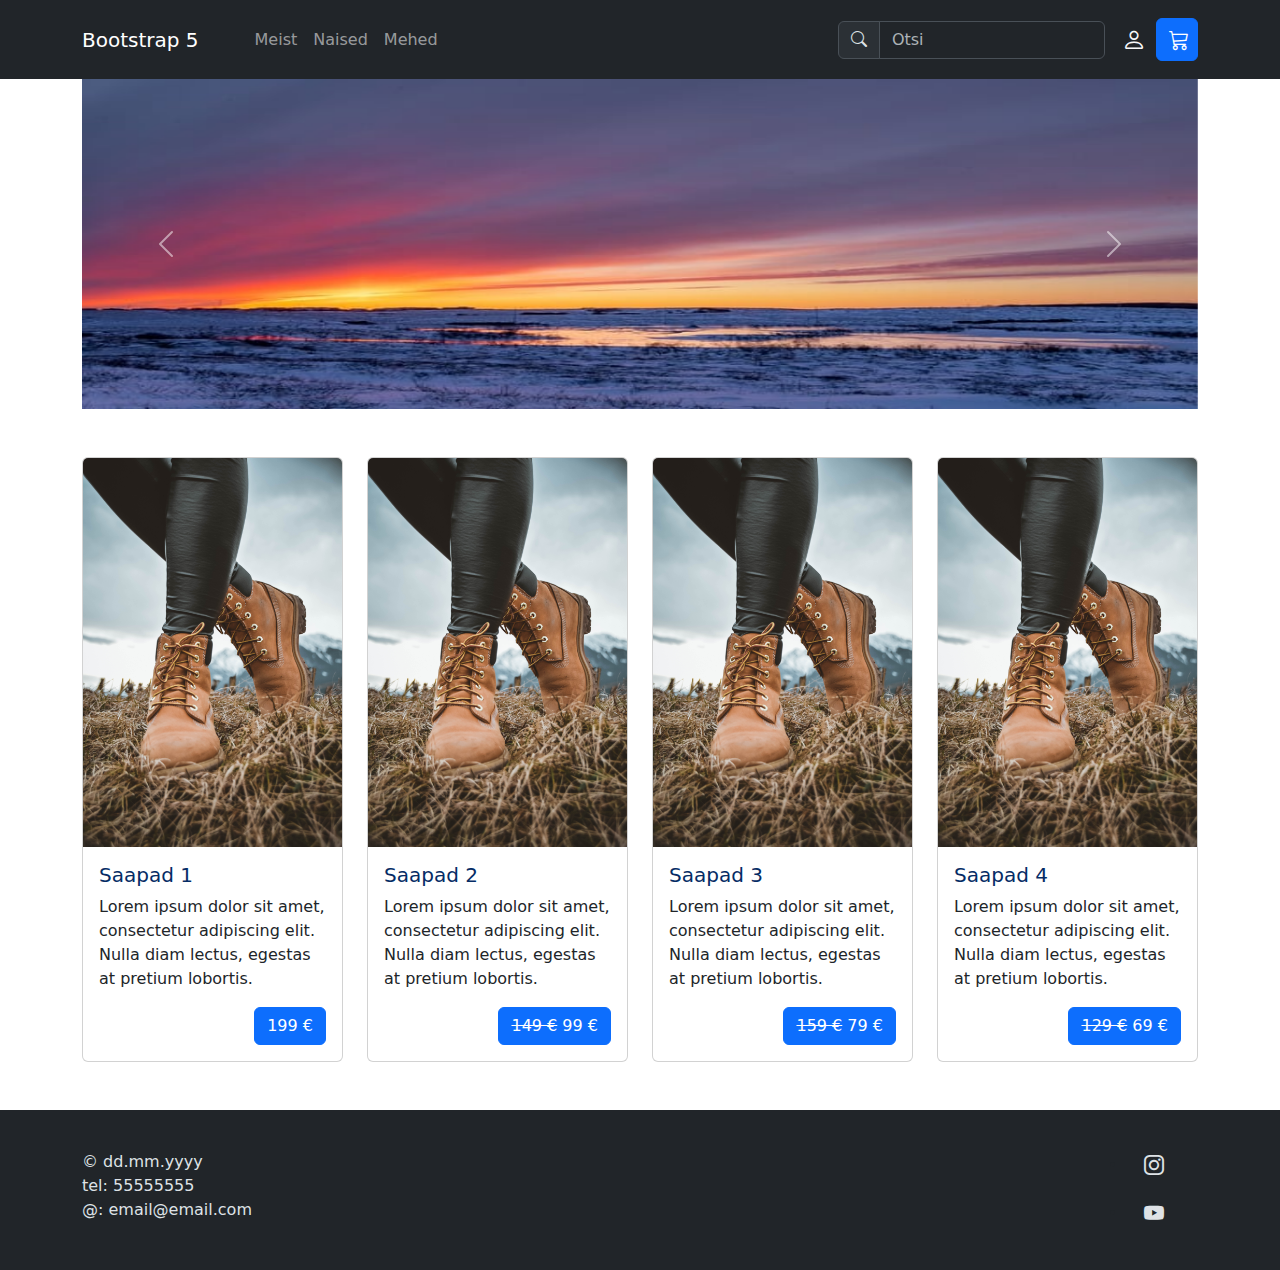
<file: index.html>
<!doctype html>
<html lang="et">

<head>
  <meta charset="utf-8">
  <meta name="viewport" content="width=device-width, initial-scale=1">
  <meta name="description" content="Bootstrapi juhend">
  <meta name="author" content="">
  <title>Bootstrap 5</title>
  <!--Bootstrap CSS-->
  <link href="https://cdn.jsdelivr.net/npm/bootstrap@5.3.3/dist/css/bootstrap.min.css" rel="stylesheet"
    integrity="sha384-QWTKZyjpPEjISv5WaRU9OFeRpok6YctnYmDr5pNlyT2bRjXh0JMhjY6hW+ALEwIH" crossorigin="anonymous">
  <!--Bootstrap ikoonid-->
  <link href="https://cdn.jsdelivr.net/npm/bootstrap-icons@1.9.1/font/bootstrap-icons.css" rel="stylesheet">
  <!--minu CSS-->
  <link rel="stylesheet" href="custom.css">
</head>

<body>
<!-- Navigatsioon --->
  <nav class="navbar navbar-expand-lg sticky-top bg-dark py-3" data-bs-theme="dark">
    <div class="container">
      <button class="navbar-toggler" type="button" data-bs-toggle="collapse" data-bs-target="#navbarSupportedContent"
        aria-controls="navbarSupportedContent" aria-expanded="false" aria-label="Toggle navigation">
        <span class="navbar-toggler-icon"></span>
      </button>
      <a class="navbar-brand me-5" href="#">Bootstrap 5</a>
      <div class="collapse navbar-collapse" id="navbarSupportedContent">
        <ul class="navbar-nav me-auto">
          <li class="nav-item">
            <a class="navbar-nav nav-link me-auto" href="meist.html">Meist</a>
          </li>
          <li class="nav-item dropdown">
            <a class="nav-link dropdown" href="#" id="navbarDropdown" role="button" data-bs-toggle="dropdown"
              aria-expanded="false">Naised</a>
            <ul class="dropdown-menu" aria-labelledby="navbarDropdown">
              <li><a class="dropdown-item" href="#">Kingad</a></li>
              <div class="dropdown-divider"></div>
              <li><a class="dropdown-item" href="#">Saapad</a></li>
            </ul>
          </li>
          <li class="nav-item dropdown">
            <a class="nav-link dropdown" href="#" id="navbarDropdown" role="button" data-bs-toggle="dropdown"
              aria-expanded="false">Mehed</a>
            <ul class="dropdown-menu" aria-labelledby="navbarDropdown">
              <li><a class="dropdown-item" href="#">Kingad</a></li>
              <div class="dropdown-divider"></div>
              <li><a class="dropdown-item" href="#">Saapad</a></li>
            </ul>
          </li>
        </ul>
       
		<!--Otsi vorm -->
        <form class="d-flex me-1">
          <div class="input-group">
            <div class="input-group-text"><span class="bi bi-search mb-2"></span></div>
            <input class="form-control" type="search" placeholder="Otsi" aria-label="Search">
          </div>
        </form>
      </div>
      <div class="float-end">
       
	   <!--Login ikoon-->
        <button class="btn btn-link text-light" type="submit"><span class="bi bi-person"></span></button>
        
	   <!--Ostukorvi ikoon-->
        <a class="btn btn-primary" href="ostukorv.html" type="submit"><span class="bi bi-cart3"></span></button></a>
      
	  </div>
    </div>
  </nav>
  
  <!--Tee ise: siia konteinerisse lisa pildikarusell-->
  <div class="container pb-5">
    <div id="carousel" class="carousel slide">
      <div class="carousel-inner">
        <div class="carousel-item active">
          <img src="alaska-8448009_640.jpg" height="330px" class="d-block w-100" alt="karussell1">
          <div class="carousel-caption d-none d-lg-block d-xl-none">
            <h1>Suure ekraani tekst</h1>
          </div>
        </div>
        <div class="carousel-item">
          <img src="trees-8458466_640.jpg" height="330px" class="d-block w-100" alt="karussell2">
        </div>
        <div class="carousel-item">
          <img src="mountains-8540709_640.jpg" height="330px" class="d-block w-100" alt="karussell3">
        </div>
      </div>
      <button class="carousel-control-prev" type="button" data-bs-target="#carousel" data-bs-slide="prev">
        <span class="carousel-control-prev-icon" aria-hidden="true"></span>
        <span class="visually-hidden">Previous</span>
      </button>
      <button class="carousel-control-next" type="button" data-bs-target="#carousel" data-bs-slide="next">
        <span class="carousel-control-next-icon" aria-hidden="true"></span>
        <span class="visually-hidden">Next</span>
      </button>
    </div>
  </div>
  
  <!--Tooted avalehel kaartidena-->
  <div class="container overflow-hidden">
    <div class="row g-4 row justify-content-center">
      <div class="col-xl-3 col-md-6">
        <div class="card">
          <img src="stephan-seeber-NzAfGi8XuA4-unsplash.jpg" class="card-img-top" alt="pilt">
          <div class="card-body">
            <h5 class="card-title text-primary-emphasis">Saapad 1</h5>
            <p class="card-text">Lorem ipsum dolor sit amet, consectetur adipiscing elit. Nulla diam lectus, egestas at
              pretium lobortis.</p>
            <a href="toode.html" class="btn btn-primary float-end">199 €</a>
          </div>
        </div>
      </div>
      <div class="col-xl-3 col-md-6">
        <div class="card">
          <img src="stephan-seeber-NzAfGi8XuA4-unsplash.jpg" class="card-img-top" alt="pilt">
          <div class="card-body">
            <h5 class="card-title text-primary-emphasis">Saapad 2</h5>
            <p class="card-text">Lorem ipsum dolor sit amet, consectetur adipiscing elit. Nulla diam lectus, egestas at
              pretium lobortis.</p>
            <a href="#" class="btn btn-primary float-end"><s>149 €</s> 99 € </a>
          </div>
        </div>
      </div>
      <div class="col-xl-3 col-md-6">
        <div class="card">
          <img src="stephan-seeber-NzAfGi8XuA4-unsplash.jpg" class="card-img-top" alt="pilt">
          <div class="card-body">
            <h5 class="card-title text-primary-emphasis">Saapad 3</h5>
            <p class="card-text">Lorem ipsum dolor sit amet, consectetur adipiscing elit. Nulla diam lectus, egestas at
              pretium lobortis.</p>
            <a href="#" class="btn btn-primary float-end"><s>159 €</s> 79 €</a>
          </div>
        </div>
      </div>
      <div class="col-xl-3  col-md-6">
        <div class="card">
          <img src="stephan-seeber-NzAfGi8XuA4-unsplash.jpg" class="card-img-top" alt="pilt">
          <div class="card-body">
            <h5 class="card-title text-primary-emphasis">Saapad 4</h5>
            <p class="card-text">Lorem ipsum dolor sit amet, consectetur adipiscing elit. Nulla diam lectus, egestas at
              pretium lobortis.</p>
            <a href="#" class="btn btn-primary float-end"><s>129 €</s> 69 €</a>
          </div>
        </div>
      </div>
    </div>
  </div>
  
  <!--Tee ise: kujunda siia korrektne jalus - lisa kontaktid ja sotsiaalvõrgustike lingid ikoonidega.-->
  <footer class="footer bg-dark mt-5 py-3" data-bs-theme="dark">
    <div class="container text-center text-md-start">
      <div class="row">
        <div class="col-md-11">
          <ul class="list-unstyled mt-4">
            <li class="text-body mb-auto">© dd.mm.yyyy</li>
            <li class="text-body mb-auto">tel: 55555555</li>
            <li class="text-body mb-auto">@: email@email.com</li>
          </ul>
        </div>
        <div class="col-md-1">
          <ul class="list mt-3 ml-auto ps-0">
            <li><a class="btn btn-lg" href="#"><i class="bi bi-instagram"></i></a></li>
            <li><a class="btn btn-lg" href="#"><i class="bi bi-youtube"></i></a></li>
          </ul>  
        </div>
      </div>
    </div>
  </footer>
  
  <!--Popper.js-->
  <script src="https://cdn.jsdelivr.net/npm/@popperjs/core@2.11.8/dist/umd/popper.min.js"
    integrity="sha384-I7E8VVD/ismYTF4hNIPjVp/Zjvgyol6VFvRkX/vR+Vc4jQkC+hVqc2pM8ODewa9r"
    crossorigin="anonymous"></script>
  
  <!--Bootstrap.js-->
  <script src="https://cdn.jsdelivr.net/npm/bootstrap@5.3.3/dist/js/bootstrap.min.js"
    integrity="sha384-0pUGZvbkm6XF6gxjEnlmuGrJXVbNuzT9qBBavbLwCsOGabYfZo0T0to5eqruptLy"
    crossorigin="anonymous"></script>

</body>

</html>
</file>
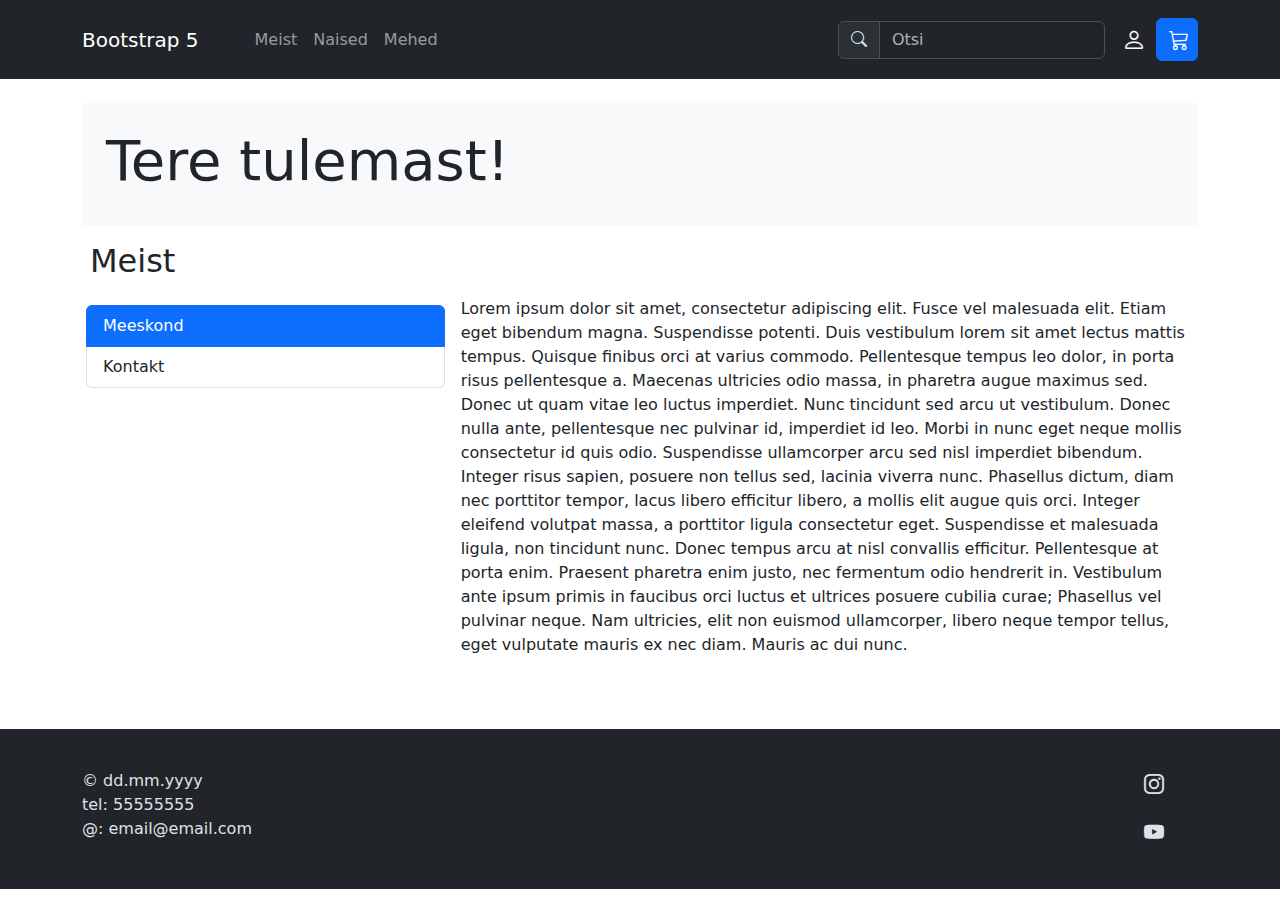
<file: meist.html>
<!doctype html>
<html lang="et">

<head>
  <meta charset="utf-8">
  <meta name="viewport" content="width=device-width, initial-scale=1">
  <meta name="description" content="Bootstrapi juhend">
  <meta name="author" content="">
  <title>Bootstrap 5</title>
  <!--Bootstrap CSS-->
  <link href="https://cdn.jsdelivr.net/npm/bootstrap@5.3.3/dist/css/bootstrap.min.css" rel="stylesheet"
    integrity="sha384-QWTKZyjpPEjISv5WaRU9OFeRpok6YctnYmDr5pNlyT2bRjXh0JMhjY6hW+ALEwIH" crossorigin="anonymous">
  <!--Bootstrap ikoonid-->
  <link href="https://cdn.jsdelivr.net/npm/bootstrap-icons@1.9.1/font/bootstrap-icons.css" rel="stylesheet">
  <!--minu CSS-->
  <link rel="stylesheet" href="custom.css">
</head>

<body>
<!-- Navigatsioon --->
  <nav class="navbar navbar-expand-lg sticky-top bg-dark py-3" data-bs-theme="dark">
    <div class="container">
      <button class="navbar-toggler" type="button" data-bs-toggle="collapse" data-bs-target="#navbarSupportedContent"
        aria-controls="navbarSupportedContent" aria-expanded="false" aria-label="Toggle navigation">
        <span class="navbar-toggler-icon"></span>
      </button>
      <a class="navbar-brand me-5" href="#">Bootstrap 5</a>
      <div class="collapse navbar-collapse" id="navbarSupportedContent">
        <ul class="navbar-nav me-auto">
          <li class="nav-item">
            <a class="navbar-nav nav-link me-auto" href="meist.html">Meist</a>
          </li>
          <li class="nav-item dropdown">
            <a class="nav-link dropdown" href="#" id="navbarDropdown" role="button" data-bs-toggle="dropdown"
              aria-expanded="false">Naised</a>
            <ul class="dropdown-menu" aria-labelledby="navbarDropdown">
              <li><a class="dropdown-item" href="#">Kingad</a></li>
              <div class="dropdown-divider"></div>
              <li><a class="dropdown-item" href="#">Saapad</a></li>
            </ul>
          </li>
          <li class="nav-item dropdown">
            <a class="nav-link dropdown" href="#" id="navbarDropdown" role="button" data-bs-toggle="dropdown"
              aria-expanded="false">Mehed</a>
            <ul class="dropdown-menu" aria-labelledby="navbarDropdown">
              <li><a class="dropdown-item" href="#">Kingad</a></li>
              <div class="dropdown-divider"></div>
              <li><a class="dropdown-item" href="#">Saapad</a></li>
            </ul>
          </li>
        </ul>
       
        <!--Otsi vorm -->
        <form class="d-flex me-1">
          <div class="input-group">
            <div class="input-group-text"><span class="bi bi-search mb-2"></span></div>
            <input class="form-control" type="search" placeholder="Otsi" aria-label="Search">
          </div>
        </form>
      </div>
      <div class="float-end">
       
        <!--Login ikoon-->
        <button class="btn btn-link text-light" type="submit"><span class="bi bi-person"></span></button>
        
        <!--Ostukorvi ikoon-->
        <a class="btn btn-primary" href="ostukorv.html" type="submit"><span class="bi bi-cart3"></span></button></a>
      
      </div>
    </div>
  </nav>
  
  <section>
    <div class="container">
      <div class="hero bg-light p-4 mt-4">
        <h1 class="display-4">Tere tulemast!</h1>
      </div>
      <div class="row p-2 mt-2">
        <h2>Meist</h2>
        <div class="col-md-4 p-2 mt-2">
          <div class="list-group" id="list-tab" role="tablist">
            <a href="#meeskond" class="list-group-item list-group-item-action active" id="list-item1-list" data-bs-toggle="list" role="tab" aria-controls="meeskond">
              Meeskond
            </a>
            <a href="#kontakt" class="list-group-item list-group-item-action" id="list-item2-list" data-bs-toggle="list" role="tab" aria-controls="kontakt">Kontakt</a>
          </div>
        </div>
        <div class="col-md-8 ps-2 mt-2">
          <div class="tab-content" id="nav-tabContent">
            <div class="tab-pane fade show active" id="meeskond" role="tabpanel" aria-labelledby="list-item1-list">
              <p>Lorem ipsum dolor sit amet, consectetur adipiscing elit. Fusce vel malesuada elit. Etiam eget bibendum magna. Suspendisse potenti. Duis vestibulum lorem sit amet lectus mattis tempus. Quisque finibus orci at varius commodo. Pellentesque tempus leo dolor, in porta risus pellentesque a. Maecenas ultricies odio massa, in pharetra augue maximus sed. Donec ut quam vitae leo luctus imperdiet. Nunc tincidunt sed arcu ut vestibulum. Donec nulla ante, pellentesque nec pulvinar id, imperdiet id leo. Morbi in nunc eget neque mollis consectetur id quis odio. Suspendisse ullamcorper arcu sed nisl imperdiet bibendum.
                Integer risus sapien, posuere non tellus sed, lacinia viverra nunc. Phasellus dictum, diam nec porttitor tempor, lacus libero efficitur libero, a mollis elit augue quis orci. Integer eleifend volutpat massa, a porttitor ligula consectetur eget. Suspendisse et malesuada ligula, non tincidunt nunc. Donec tempus arcu at nisl convallis efficitur. Pellentesque at porta enim. Praesent pharetra enim justo, nec fermentum odio hendrerit in. Vestibulum ante ipsum primis in faucibus orci luctus et ultrices posuere cubilia curae; Phasellus vel pulvinar neque. Nam ultricies, elit non euismod ullamcorper, libero neque tempor tellus, eget vulputate mauris ex nec diam. Mauris ac dui nunc.</p>
            </div>
            <div class="tab-pane fade" id="kontakt" role="tabpanel" aria-labelledby="list-item2-list">
              <ul class="list">
                <li class="text-body mb-auto">© dd.mm.yyyy</li>
                <li class="text-body mb-auto">tel: 55555555</li>
                <li class="text-body mb-auto">@: email@email.com</li>
              </ul>
              <div class="row">
                <iframe src="https://www.google.com/maps/embed?pb=!1m18!1m12!1m3!1d2091.4744972779026!2d26.72218177590813!3d58.385398886218475!2m3!1f0!2f0!3f0!3m2!1i1024!2i768!4f13.1!3m3!1m2!1s0x46eb37b2e8a6ef3d%3A0xb1c21ea409a3845f!2sDelta%20Centre%20-%20University%20of%20Tartu!5e0!3m2!1sen!2see!4v1727033863146!5m2!1sen!2see" width="600" height="450" style="border:0;" allowfullscreen="" loading="lazy" referrerpolicy="no-referrer-when-downgrade"></iframe>
              </div>
            </div>
          </div>
        </div>
      </div>
    </div>
  </section>  
  
  <!-- Footer -->
  <footer class="footer bg-dark mt-5 py-3" data-bs-theme="dark">
    <div class="container text-center text-md-start">
      <div class="row">
        <div class="col-md-11">
          <ul class="list-unstyled mt-4">
            <li class="text-body mb-auto">© dd.mm.yyyy</li>
            <li class="text-body mb-auto">tel: 55555555</li>
            <li class="text-body mb-auto">@: email@email.com</li>
          </ul>
        </div>
        <div class="col-md-1">
          <ul class="list mt-3 ml-auto ps-0">
            <li><a class="btn btn-lg" href="#"><i class="bi bi-instagram"></i></a></li>
            <li><a class="btn btn-lg" href="#"><i class="bi bi-youtube"></i></a></li>
          </ul>  
        </div>
      </div>
    </div>
  </footer>
  
  <!--Popper.js-->
  <script src="https://cdn.jsdelivr.net/npm/@popperjs/core@2.11.8/dist/umd/popper.min.js"
    integrity="sha384-I7E8VVD/ismYTF4hNIPjVp/Zjvgyol6VFvRkX/vR+Vc4jQkC+hVqc2pM8ODewa9r"
    crossorigin="anonymous"></script>
  
  <!--Bootstrap.js-->
  <script src="https://cdn.jsdelivr.net/npm/bootstrap@5.3.3/dist/js/bootstrap.min.js"
    integrity="sha384-0pUGZvbkm6XF6gxjEnlmuGrJXVbNuzT9qBBavbLwCsOGabYfZo0T0to5eqruptLy"
    crossorigin="anonymous"></script>

</body>

</html>
</file>
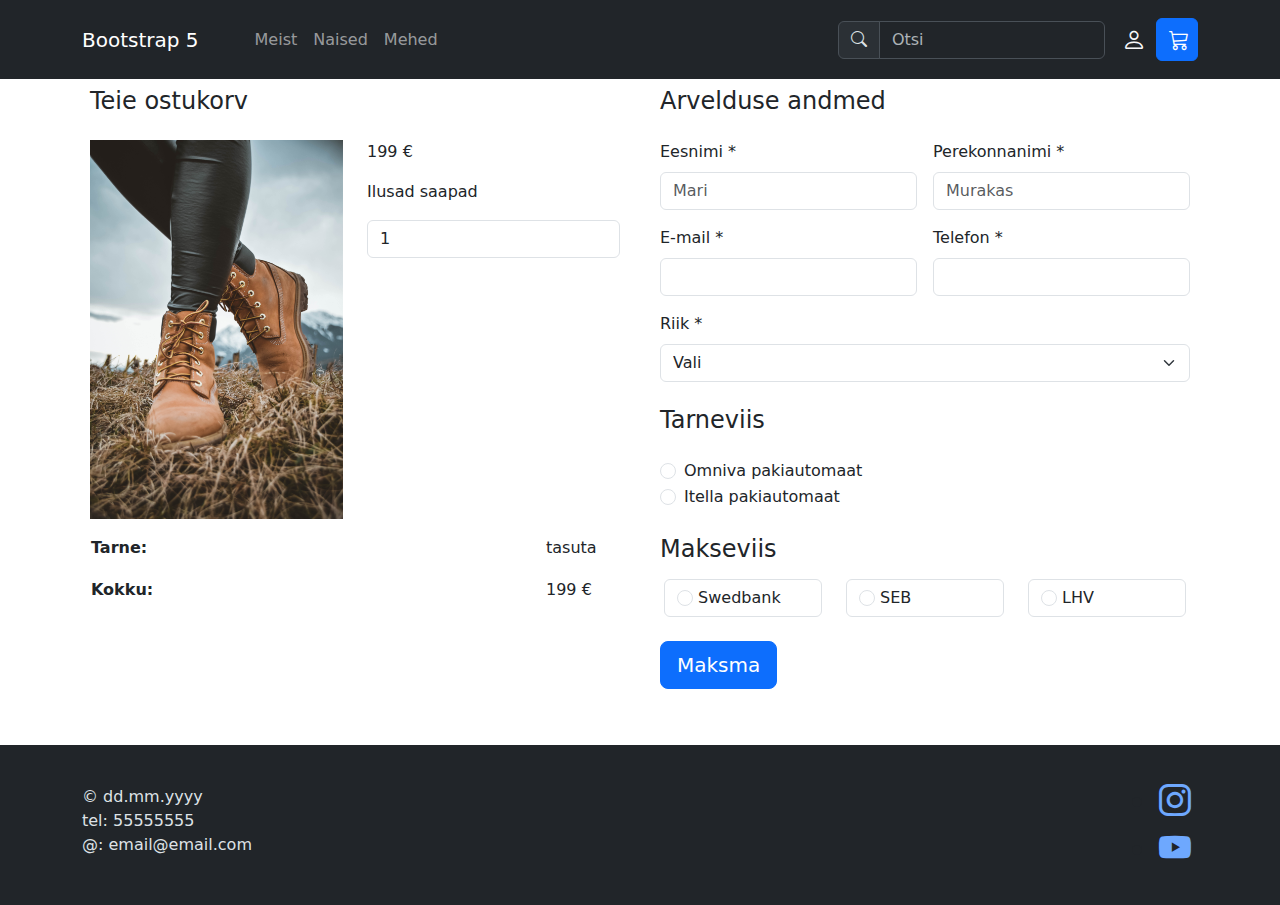
<file: ostukorv.html>
<!doctype html>
<html lang="et">

<head>
  <meta charset="utf-8">
  <meta name="viewport" content="width=device-width, initial-scale=1">
  <meta name="description" content="Bootstrapi juhend">
  <meta name="author" content="">
  <title>Bootstrap 5</title>
  <!--Bootstrap CSS-->
  <link href="https://cdn.jsdelivr.net/npm/bootstrap@5.3.3/dist/css/bootstrap.min.css" rel="stylesheet"
    integrity="sha384-QWTKZyjpPEjISv5WaRU9OFeRpok6YctnYmDr5pNlyT2bRjXh0JMhjY6hW+ALEwIH" crossorigin="anonymous">
  <!--Bootstrap ikoonid-->
  <link href="https://cdn.jsdelivr.net/npm/bootstrap-icons@1.9.1/font/bootstrap-icons.css" rel="stylesheet">
  <!--minu CSS-->
  <link rel="stylesheet" href="custom.css">
</head>

<body>
<!-- Navigatsioon --->
  <nav class="navbar navbar-expand-lg sticky-top bg-dark py-3" data-bs-theme="dark">
    <div class="container">
      <button class="navbar-toggler" type="button" data-bs-toggle="collapse" data-bs-target="#navbarSupportedContent"
        aria-controls="navbarSupportedContent" aria-expanded="false" aria-label="Toggle navigation">
        <span class="navbar-toggler-icon"></span>
      </button>
      <a class="navbar-brand me-5" href="#">Bootstrap 5</a>
      <div class="collapse navbar-collapse" id="navbarSupportedContent">
        <ul class="navbar-nav me-auto">
          <li class="nav-item">
            <a class="navbar-nav nav-link me-auto" href="meist.html">Meist</a>
          </li>
          <li class="nav-item dropdown">
            <a class="nav-link dropdown" href="#" id="navbarDropdown" role="button" data-bs-toggle="dropdown"
              aria-expanded="false">Naised</a>
            <ul class="dropdown-menu" aria-labelledby="navbarDropdown">
              <li><a class="dropdown-item" href="#">Kingad</a></li>
              <div class="dropdown-divider"></div>
              <li><a class="dropdown-item" href="#">Saapad</a></li>
            </ul>
          </li>
          <li class="nav-item dropdown">
            <a class="nav-link dropdown" href="#" id="navbarDropdown" role="button" data-bs-toggle="dropdown"
              aria-expanded="false">Mehed</a>
            <ul class="dropdown-menu" aria-labelledby="navbarDropdown">
              <li><a class="dropdown-item" href="#">Kingad</a></li>
              <div class="dropdown-divider"></div>
              <li><a class="dropdown-item" href="#">Saapad</a></li>
            </ul>
          </li>
        </ul>
        
		<!--Otsi vorm -->
        <form class="d-flex me-1">
          <div class="input-group">
            <div class="input-group-text"><span class="bi bi-search mb-2"></span></div>
            <input class="form-control" type="search" placeholder="Otsi" aria-label="Search">
          </div>
        </form>
      </div>
      <div class="float-end">
       
	   <!--Login ikoon-->
        <button class="btn btn-link text-light" type="submit"><span class="bi bi-person"></span></button>
       
	   <!--Ostukorvi ikoon-->
        <a class="btn btn-primary" href="ostukorv.html" type="submit"><span class="bi bi-cart3"></span></button></a>
      </div>
    </div>
  </nav>
  <section>
    <div class="container">
      <div class="row">
        <div class="col-lg-6 d-flex align-items-start flex-column">
          <div class="p-2">
            <h4>Teie ostukorv</h4>
          </div>
          <div class="p-2 row">
            <div class="col-lg-6">
              <img src="stephan-seeber-NzAfGi8XuA4-unsplash.jpg" width="100%">
            </div>
            <div class="col-lg-6">
              <p>199 &#8364;</p>
              <p>Ilusad saapad</p>
              <select class="form-control col-lg-6 form-sm" id="kogus">
                <option>0</option>
                <option selected="selected">1</option>
                <option>2</option>
                <option>3</option>
              </select>
              <br />
            </div>
          </div>
          <table class="col-12 m-2">
            <tr class="delivery">
              <td class="col-10">
                <p><b>Tarne:</b></p>
              </td>
              <td class="col-2">
                <p>tasuta</p>
              </td>
            </tr>
            <tr class="subtotal">
              <td class="col-10">
                <p><b>Kokku:</b></p>
              </td>
              <td class="col-2">
                <p>199 &#8364;</p>
              </td>
            </tr>
          </table>
        </div>
        <div class="col-lg-6 d-flex align-items-start flex-column">
          <!--Tee ise: korrasta (lisa) ostukorvi vormi nii, et sellel oleks väljad kasutaja andmete jaoks, makse ja tarneviisi valik ning ostukorv oleks kujundatud järgides kasutajaliidese disaini põhimõtteid.-->
          <div class="p-2">
            <h4>Arvelduse andmed</h4>
          </div>
          <div class="p-2">
            <form class="row g-3 needs-validation" novalidate>
              <div class="col-md-6">
                <label for="firstname" class="form-label">Eesnimi
                  <abbr class="required">*</abbr>
                </label>
                <input type="text" class="form-control" id="firstname" placeholder="Mari" required>
              </div>
              <div class="col-md-6">
                <label for="lastname" class="form-label">Perekonnanimi
                  <abbr class="required">*</abbr>
                </label>
                <input type="text" class="form-control" id="lastname" placeholder="Murakas" required>
              </div>
              <div class="col-md-6">
                <label for="email" class="form-label">E-mail
                  <abbr class="required">*</abbr>
                </label>
                <input type="text" class="form-control" id="email" required>
              </div>
              <div class="col-md-6">
                <label for="phone" class="form-label">Telefon
                  <abbr class="required">*</abbr>
                </label>
                <input type="text" class="form-control" id="phone" required>
              </div>
              <div class="col-md-12">
                <label for="country" class="form-label">Riik
                  <abbr class="required">*</abbr>
                </label>
                <select class="form-select" id="country" required>
                  <option selected disabled value="">Vali</option>
                  <option>Eesti</option>
                  <option>Soome</option>
                </select>
              </div>
            </form>
          </div>
          <div class="p-2 mt-2">
            <h4>Tarneviis</h4>
          </div>
          <div class="p-2">
            <div class="form-check">
              <input class="form-check-input" type="radio" name="flexDel" id="del1">
              <label class="form-check-label" for="del1">
                Omniva pakiautomaat
              </label>
            </div>
            <div class="form-check">
              <input class="form-check-input" type="radio" name="flexDel" id="del2">
              <label class="form-check-label" for="del2">
                Itella pakiautomaat
              </label>
            </div>
          </div>
          <div class="p-2 mt-2">
            <h4>Makseviis</h4>
          </div>
          <div class="container">
            <div class="row">
              <div class="col-md-4">
                <div class="form-control" data-selected="false">
                  <input class="form-check-input" type="radio" name="flexPay" id="pay1">
                  <label class="form-check-label" for="pay1">Swedbank</label>
                </div>
              </div>
              <div class="col-md-4">
                <div class="form-control" data-selected="false">
                  <input class="form-check-input" type="radio" name="flexPay" id="pay2">
                  <label class="form-check-label" for="pay2">SEB</label>
                </div>
              </div>
              <div class="col-md-4">
                <div class="form-control" data-selected="false">
                  <input class="form-check-input" type="radio" name="flexPay" id="pay3">
                  <label class="form-check-label" for="pay3">LHV</label>
                </div>
              </div>
            </div>
          </div>
          <div class="p-2">
            <a href="#" class="btn btn-primary btn-lg mt-3">Maksma</a>
          </div>
        </div>
      </div>
    </div>
  </section>

  
  <!--Tee ise: kujunda siia korrektne jalus - lisa kontaktid ja sotsiaalvõrgustike lingid ikoonidega.-->
  <footer class="footer bg-dark mt-5 py-3" data-bs-theme="dark">
    <div class="container">
      <div class="row">
        <div class="col-md-11">
          <ul class="list-unstyled mt-4">
            <li class="text-body mb-auto">© dd.mm.yyyy</li>
            <li class="text-body mb-auto">tel: 55555555</li>
            <li class="text-body mb-auto">@: email@email.com</li>
          </ul>
        </div>
        <div class="col-md-1">
          <ul class="list fs-2 mt-3">
            <li><a href="#"><i class="bi bi-instagram"></i></a></li>
            <li><a href="#"><i class="bi bi-youtube"></i></a></li>
          </ul>  
        </div>
      </div>
    </div>
  </footer>
  
  <!--Popper.js-->
  <script src="https://cdn.jsdelivr.net/npm/@popperjs/core@2.11.8/dist/umd/popper.min.js"
    integrity="sha384-I7E8VVD/ismYTF4hNIPjVp/Zjvgyol6VFvRkX/vR+Vc4jQkC+hVqc2pM8ODewa9r"
    crossorigin="anonymous"></script>
	
  <!--Bootstrap.js-->
  <script src="https://cdn.jsdelivr.net/npm/bootstrap@5.3.3/dist/js/bootstrap.min.js"
    integrity="sha384-0pUGZvbkm6XF6gxjEnlmuGrJXVbNuzT9qBBavbLwCsOGabYfZo0T0to5eqruptLy"
    crossorigin="anonymous"></script>
</body>

</html>
</file>
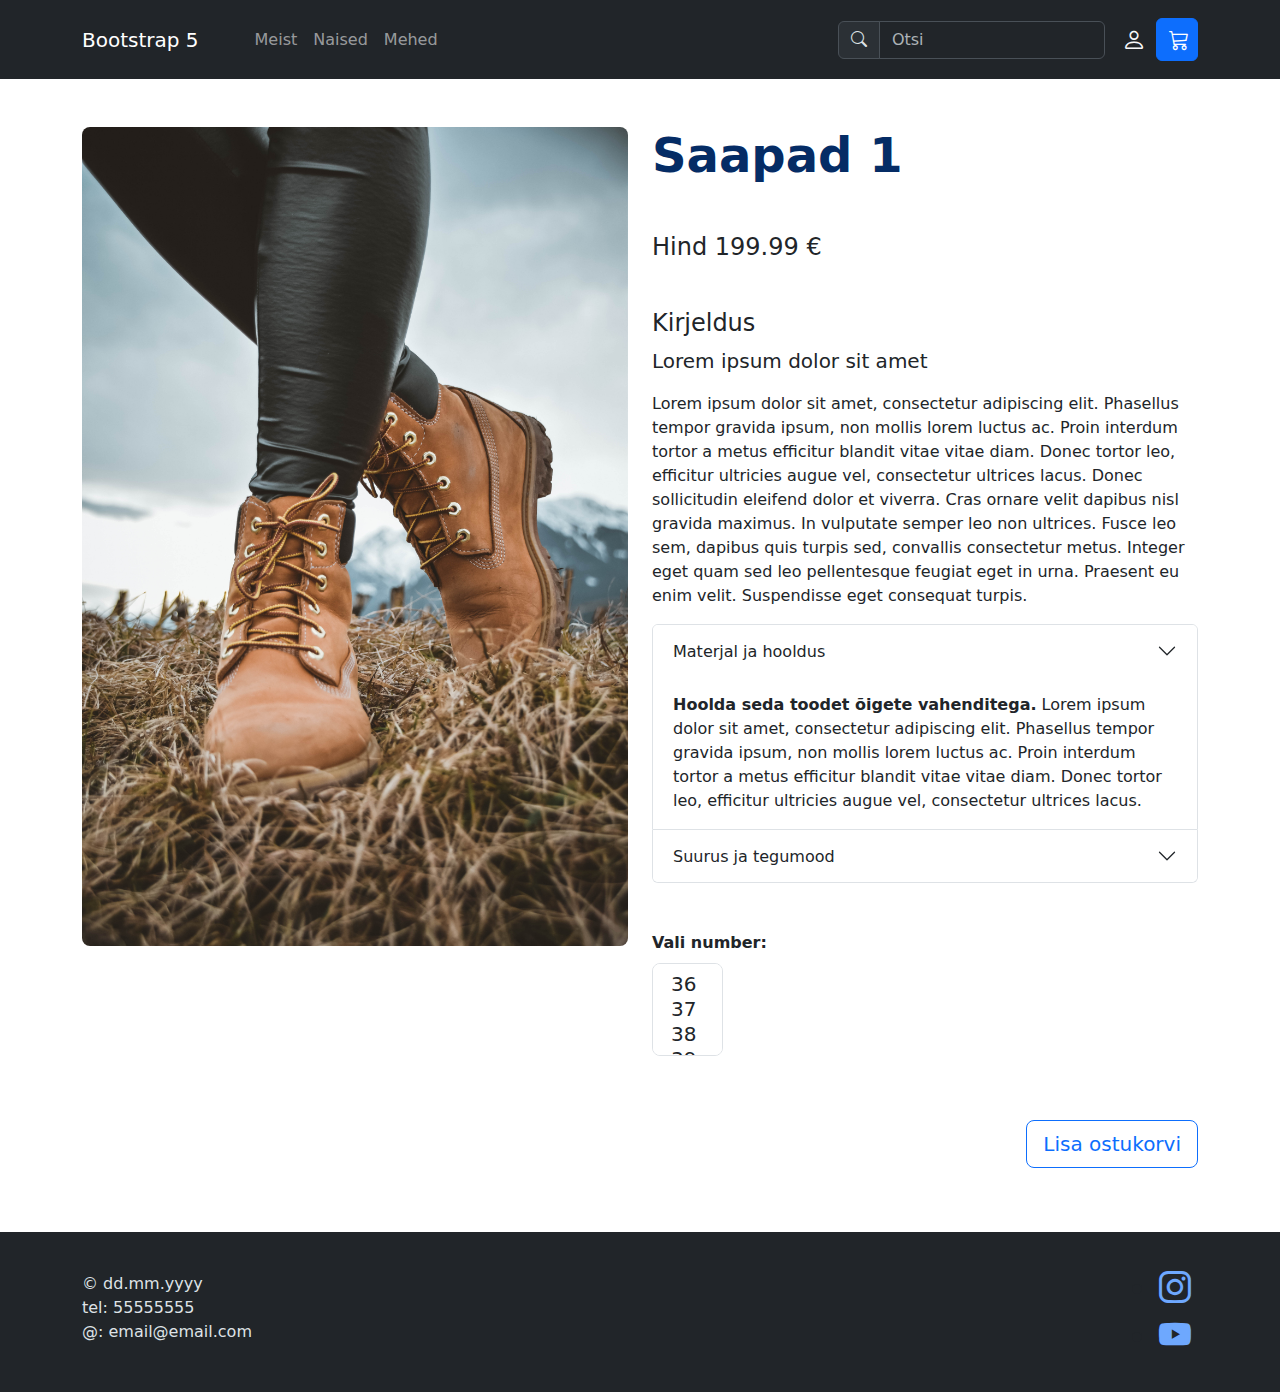
<file: toode.html>
<!doctype html>
<html lang="et">

<head>
  <meta charset="utf-8">
  <meta name="viewport" content="width=device-width, initial-scale=1">
  <meta name="description" content="Bootstrapi juhend">
  <meta name="author" content="">
  <title>Bootstrap 5</title>
  <!--Bootstrap CSS-->
  <link href="https://cdn.jsdelivr.net/npm/bootstrap@5.3.3/dist/css/bootstrap.min.css" rel="stylesheet"
    integrity="sha384-QWTKZyjpPEjISv5WaRU9OFeRpok6YctnYmDr5pNlyT2bRjXh0JMhjY6hW+ALEwIH" crossorigin="anonymous">
  <!--Bootstrap ikoonid-->
  <link href="https://cdn.jsdelivr.net/npm/bootstrap-icons@1.9.1/font/bootstrap-icons.css" rel="stylesheet">
  <!--minu CSS-->
  <link rel="stylesheet" href="custom.css">
</head>

<body>
<!-- Navigatsioon --->
  <nav class="navbar navbar-expand-lg sticky-top bg-dark py-3" data-bs-theme="dark">
    <div class="container">
      <button class="navbar-toggler" type="button" data-bs-toggle="collapse" data-bs-target="#navbarSupportedContent"
        aria-controls="navbarSupportedContent" aria-expanded="false" aria-label="Toggle navigation">
        <span class="navbar-toggler-icon"></span>
      </button>
      <a class="navbar-brand me-5" href="#">Bootstrap 5</a>
      <div class="collapse navbar-collapse" id="navbarSupportedContent">
        <ul class="navbar-nav me-auto">
          <li class="nav-item">
            <a class="navbar-nav nav-link me-auto" href="meist.html">Meist</a>
          </li>
          <li class="nav-item dropdown">
            <a class="nav-link dropdown" href="#" id="navbarDropdown" role="button" data-bs-toggle="dropdown"
              aria-expanded="false">Naised</a>
            <ul class="dropdown-menu" aria-labelledby="navbarDropdown">
              <li><a class="dropdown-item" href="#">Kingad</a></li>
              <div class="dropdown-divider"></div>
              <li><a class="dropdown-item" href="#">Saapad</a></li>
            </ul>
          </li>
          <li class="nav-item dropdown">
            <a class="nav-link dropdown" href="#" id="navbarDropdown" role="button" data-bs-toggle="dropdown"
              aria-expanded="false">Mehed</a>
            <ul class="dropdown-menu" aria-labelledby="navbarDropdown">
              <li><a class="dropdown-item" href="#">Kingad</a></li>
              <div class="dropdown-divider"></div>
              <li><a class="dropdown-item" href="#">Saapad</a></li>
            </ul>
          </li>
        </ul>
       
	   <!--Otsi vorm -->
        <form class="d-flex me-1">
          <div class="input-group">
            <div class="input-group-text"><span class="bi bi-search mb-2"></span></div>
            <input class="form-control" type="search" placeholder="Otsi" aria-label="Search">
          </div>
        </form>
      </div>
      <div class="float-end">
      
	  <!--Login ikoon-->
        <button class="btn btn-link text-light" type="submit"><span class="bi bi-person"></span></button>
      
	  <!--Ostukorvi ikoon-->
        <a class="btn btn-primary" href="ostukorv.html" type="submit"><span class="bi bi-cart3"></span></button></a>
      </div>
    </div>
  </nav>
  <section>
    <div class="container">
      <div class="row mt-5">
        <div class="col-lg-6"><img src="stephan-seeber-NzAfGi8XuA4-unsplash.jpg" class="img-fluid rounded-3"
            alt="saapad" /></div>
        <div class="col-lg-6">
          <h1 class="display-5 fw-semibold text-primary-emphasis">Saapad 1</h1>
          <h4 class="mt-5 text">Hind 199.99 &#8364;</h4>
          <h4 class="mt-5">Kirjeldus</h4>
          <p class="my-2 fs-5 fw-light">Lorem ipsum dolor sit amet</p>
          <p class="mt-3">Lorem ipsum dolor sit amet, consectetur adipiscing elit. Phasellus tempor gravida ipsum, non
            mollis lorem luctus ac. Proin interdum tortor a metus efficitur blandit vitae vitae diam. Donec tortor leo,
            efficitur ultricies augue vel, consectetur ultrices lacus. Donec sollicitudin eleifend dolor et viverra.
            Cras ornare velit dapibus nisl gravida maximus. In vulputate semper leo non ultrices. Fusce leo sem, dapibus
            quis turpis sed, convallis consectetur metus. Integer eget quam sed leo pellentesque feugiat eget in urna.
            Praesent eu enim velit. Suspendisse eget consequat turpis.</p>
          <div class="accordion" id="accordionExample">
            <div class="accordion-item">
              <h2 class="accordion-header">
                <button class="accordion-button collapsed" type="button" data-bs-toggle="collapse"
                  data-bs-target="#collapseOne" aria-expanded="false" aria-controls="collapseOne">
                  Materjal ja hooldus
                </button>
              </h2>
			<!--Tee ise: esimene valik peab olema lehe avamisel avatud.-->
              <div id="collapseOne" class="accordion-collapse collapse show" data-bs-parent="#accordionExample">
                <div class="accordion-body">
                  <strong>Hoolda seda toodet õigete vahenditega.</strong> Lorem ipsum dolor sit amet, consectetur
                  adipiscing elit. Phasellus tempor gravida ipsum, non mollis lorem luctus ac. Proin interdum tortor a
                  metus efficitur blandit vitae vitae diam. Donec tortor leo, efficitur ultricies augue vel, consectetur
                  ultrices lacus.
                </div>
              </div>
            </div>
            <div class="accordion-item">
              <h2 class="accordion-header">
                <button class="accordion-button collapsed" type="button" data-bs-toggle="collapse"
                  data-bs-target="#collapseTwo" aria-expanded="false" aria-controls="collapseTwo">
                  Suurus ja tegumood
                </button>
              </h2>
              <div id="collapseTwo" class="accordion-collapse collapse" data-bs-parent="#accordionExample">
                <div class="accordion-body">
                  <strong>Väiksem suurus, osta suurem number.</strong> Lorem ipsum dolor sit amet, consectetur
                  adipiscing elit. Phasellus tempor gravida ipsum, non mollis lorem luctus ac. Proin interdum tortor a
                  metus efficitur blandit vitae vitae diam. Donec tortor leo, efficitur ultricies augue vel, consectetur
                  ultrices lacus.
                </div>
              </div>
            </div>
          </div>
          <div class="form row my-5">
            <div class="col-2">
              <label for="jalanr" class="form-label fw-semibold text-nowrap">Vali number:</label>
              <select class="form-select form-select-lg" size="3" id="jalanr" name="jalanumber">
                <option>36</option>
                <option>37</option>
                <option>38</option>
                <option>39</option>
                <option>40</option>
                <option>41</option>
              </select>
            </div>
          </div>
          
		  <!--Ostukorvi lisamise nupp lingina-->
          <a class="btn btn-outline-primary btn-lg my-3 float-end" href="ostukorv.html" role="button">Lisa ostukorvi</a>
        
		</div>
      </div>
    </div>
    </div>
  </section>
  
  <!--Tee ise: kujunda siia korrektne jalus - lisa kontaktid ja sotsiaalvõrgustike lingid ikoonidega.-->
  <footer class="footer bg-dark mt-5 py-3" data-bs-theme="dark">
    <div class="container">
      <div class="row">
        <div class="col-md-11">
          <ul class="list-unstyled mt-4">
            <li class="text-body mb-auto">© dd.mm.yyyy</li>
            <li class="text-body mb-auto">tel: 55555555</li>
            <li class="text-body mb-auto">@: email@email.com</li>
          </ul>
        </div>
        <div class="col-md-1">
          <ul class="list fs-2 mt-3">
            <li><a href="#"><i class="bi bi-instagram"></i></a></li>
            <li><a href="#"><i class="bi bi-youtube"></i></a></li>
          </ul>  
        </div>
      </div>
    </div>
  </footer>
  
  <!--Popper.js-->
  <script src="https://cdn.jsdelivr.net/npm/@popperjs/core@2.11.8/dist/umd/popper.min.js"
    integrity="sha384-I7E8VVD/ismYTF4hNIPjVp/Zjvgyol6VFvRkX/vR+Vc4jQkC+hVqc2pM8ODewa9r"
    crossorigin="anonymous"></script>

  <!--Bootstrap.js-->
  <script src="https://cdn.jsdelivr.net/npm/bootstrap@5.3.3/dist/js/bootstrap.min.js"
    integrity="sha384-0pUGZvbkm6XF6gxjEnlmuGrJXVbNuzT9qBBavbLwCsOGabYfZo0T0to5eqruptLy"
    crossorigin="anonymous"></script>
  
</body>

</html>
</file>
<file: custom.css>
.bi {
    display: inline-block;
    fill: currentColor;
    width: 1rem;
    height: 1rem;
}

.bi-person {
    display: inline-block;
    fill: currentColor;
    font-size: 1.5rem;
   
}

.bi-cart3 {
    display: inline-block;
    fill: currentColor;
    font-size: 1.25rem;
    
}
</file>
